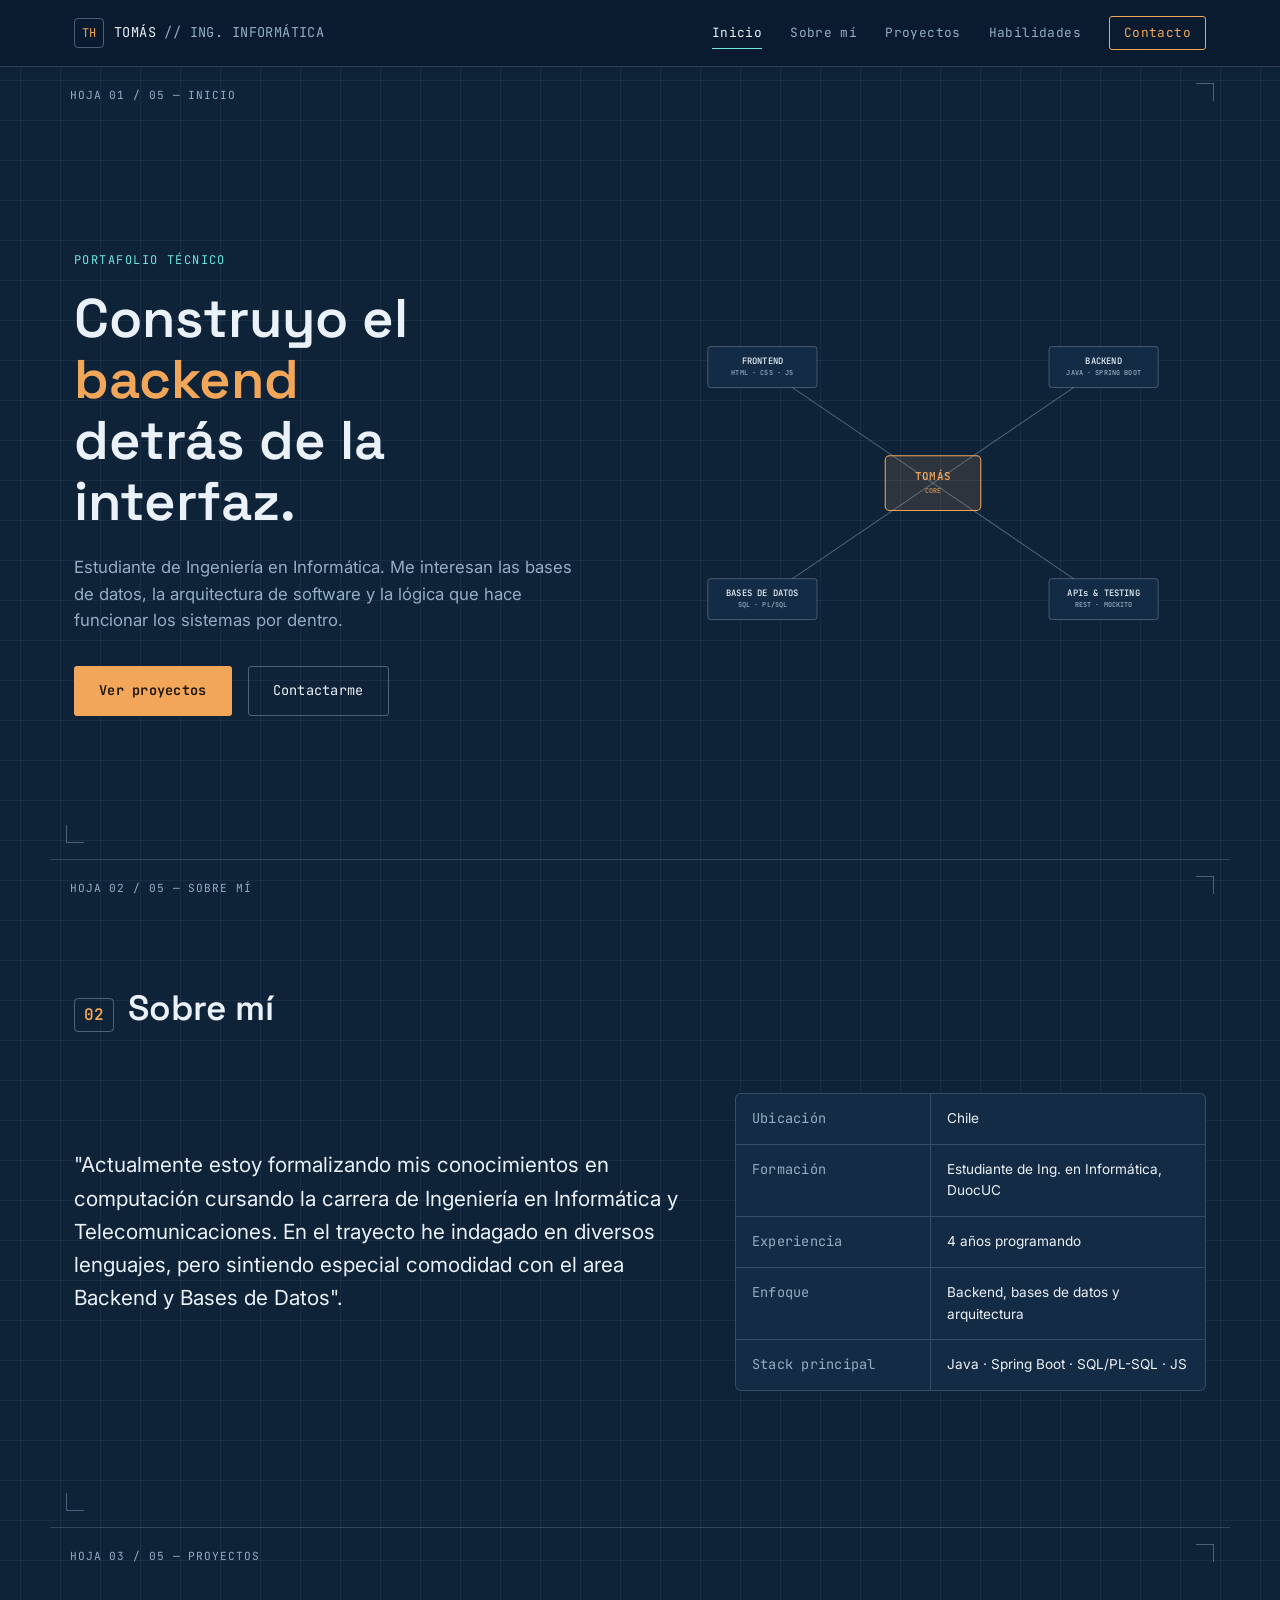
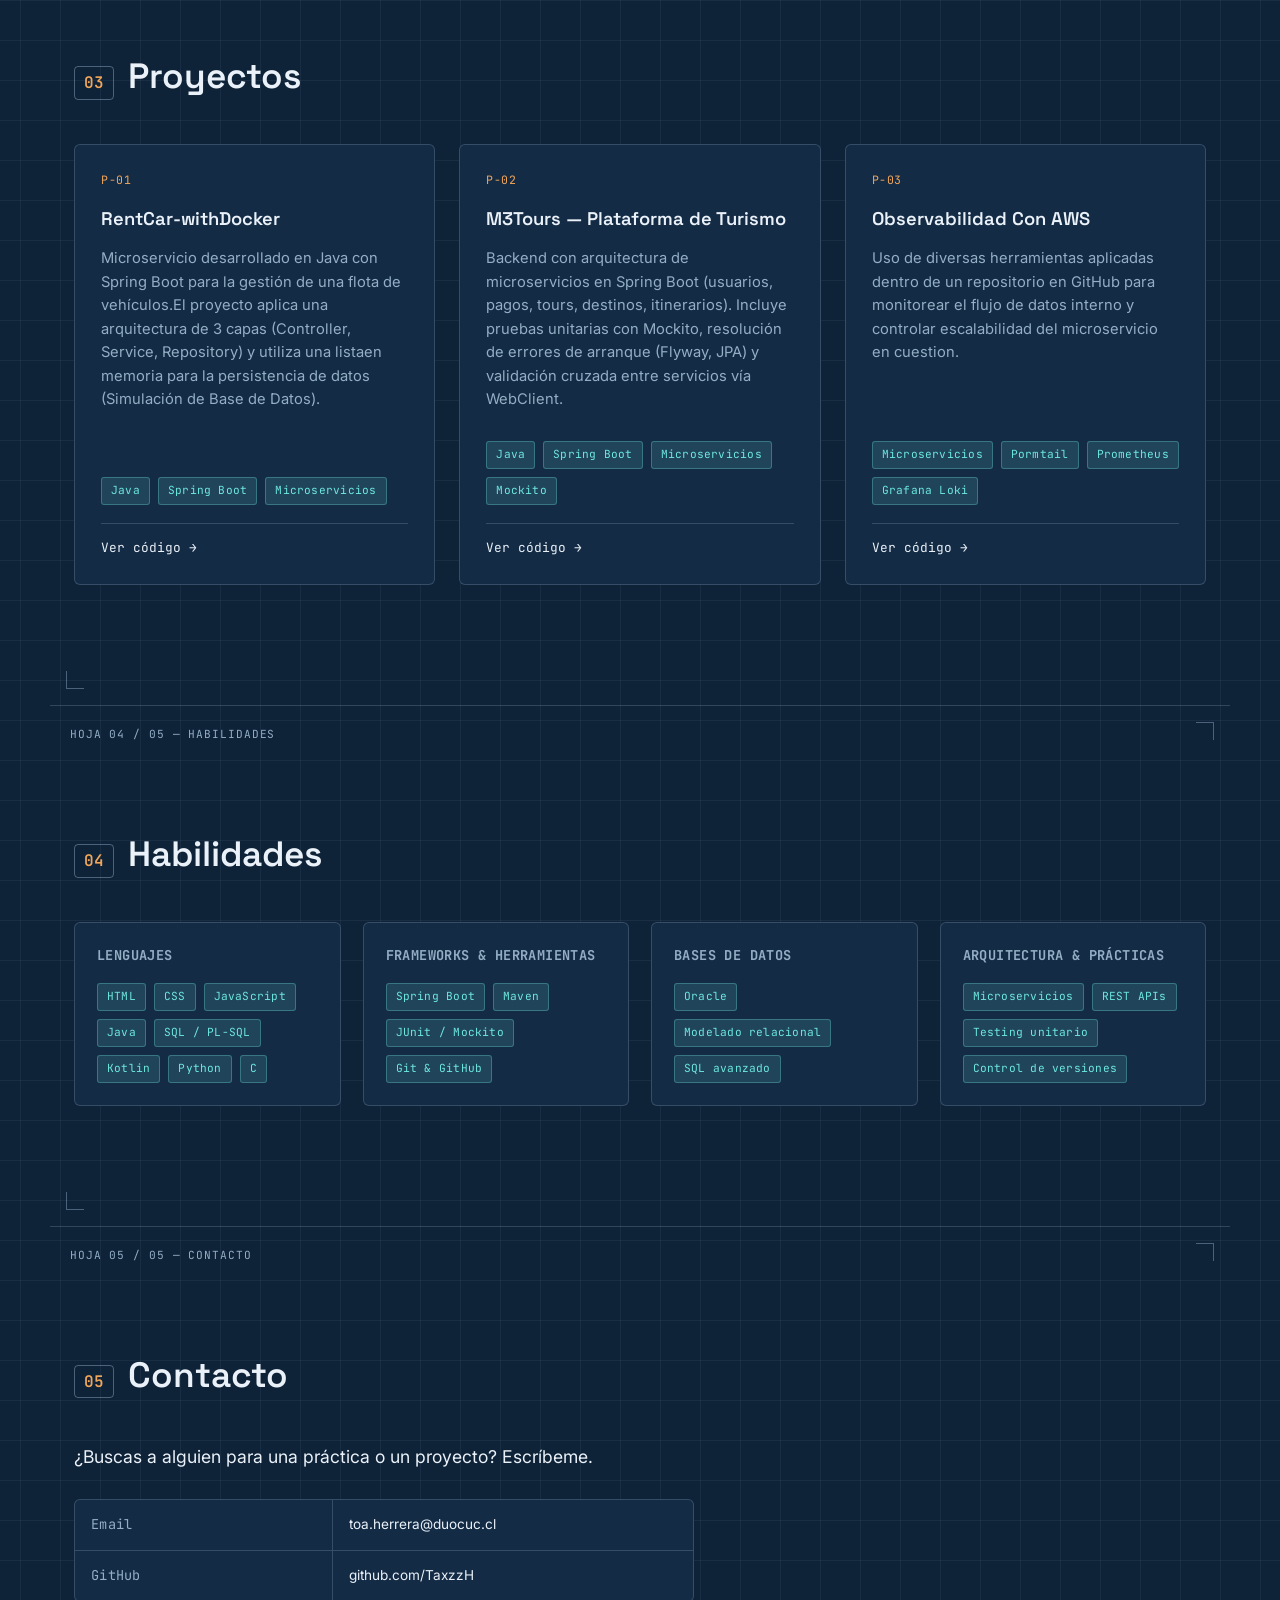
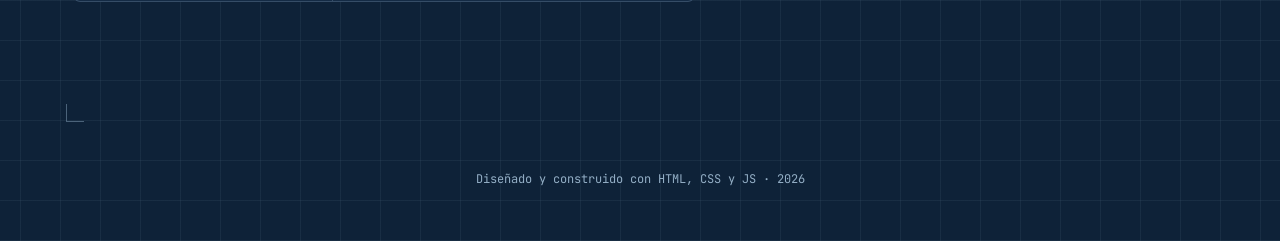
<file: index.html>
<!DOCTYPE html>
<html lang="es">
<head>
<meta charset="UTF-8">
<meta name="viewport" content="width=device-width, initial-scale=1.0">
<title>Tomás · Portafolio — Ingeniería Informática</title>
<meta name="description" content="Portafolio de Tomás, estudiante de Ingeniería en Informática. Proyectos de backend, bases de datos y desarrollo web.">
<link rel="preconnect" href="https://fonts.googleapis.com">
<link rel="preconnect" href="https://fonts.gstatic.com" crossorigin>
<link href="https://fonts.googleapis.com/css2?family=Space+Grotesk:wght@500;600;700&family=JetBrains+Mono:wght@400;500;600&family=Inter:wght@400;500;600&display=swap" rel="stylesheet">
<link rel="stylesheet" href="styles.css">
</head>
<body>

<!-- ======================================================
     NAVEGACION
====================================================== -->
<header class="nav" id="nav">
  <div class="nav__inner">
    <a href="#inicio" class="nav__brand">
      <span class="nav__brand-mark">TH</span>
      <span class="nav__brand-text">TOMÁS <span class="dim">// ING. INFORMÁTICA</span></span>
    </a>

    <nav class="nav__links" id="navLinks">
      <a href="#inicio" class="nav__link active-link" data-nav> Inicio </a>
      <a href="#sobre-mi" class="nav__link" data-nav> Sobre mí </a>
      <a href="#proyectos" class="nav__link" data-nav> Proyectos </a>
      <a href="#habilidades" class="nav__link" data-nav> Habilidades </a>
      <a href="#contacto" class="nav__link nav__link--cta" data-nav> Contacto </a>
    </nav>

    <button class="nav__toggle" id="navToggle" aria-label="Abrir menú" aria-expanded="false" aria-controls="navLinks">
      <span></span><span></span><span></span>
    </button>
  </div>
</header>

<main>

  <!-- ======================================================
       HERO
  ====================================================== -->
  <section id="inicio" class="hero blueprint-corners">
    <p class="sheet-label">HOJA 01 / 05 — INICIO</p>

    <div class="hero__content">
      <p class="eyebrow">Portafolio técnico</p>
      <h1 class="hero__title">
        Construyo el <span class="accent">backend</span><br>
        detrás de la interfaz.
      </h1>
      <p class="hero__subtitle">
        Estudiante de Ingeniería en Informática.
        Me interesan las bases de datos, la arquitectura de software y la lógica que hace
        funcionar los sistemas por dentro.
      </p>
      <div class="hero__actions">
        <a href="#proyectos" class="btn btn--primary">Ver proyectos</a>
        <a href="#contacto" class="btn btn--ghost">Contactarme</a>
      </div>
    </div>

    <div class="hero__diagram" aria-hidden="true">
      <svg id="schemaSvg" viewBox="0 0 800 560" xmlns="http://www.w3.org/2000/svg">
        <!-- líneas de conexión -->
        <line class="schema-line" x1="400" y1="280" x2="150" y2="110"></line>
        <line class="schema-line" x1="400" y1="280" x2="650" y2="110"></line>
        <line class="schema-line" x1="400" y1="280" x2="150" y2="450"></line>
        <line class="schema-line" x1="400" y1="280" x2="650" y2="450"></line>

        <!-- nodo central -->
        <g class="schema-node schema-node--hub">
          <rect x="330" y="240" width="140" height="80" rx="6"></rect>
          <text x="400" y="275" text-anchor="middle">TOMÁS</text>
          <text x="400" y="295" text-anchor="middle" class="node-sub">CORE</text>
        </g>

        <!-- nodos externos -->
        <g class="schema-node">
          <rect x="70" y="80" width="160" height="60" rx="4"></rect>
          <text x="150" y="105" text-anchor="middle">FRONTEND</text>
          <text x="150" y="122" text-anchor="middle" class="node-sub">HTML · CSS · JS</text>
        </g>

        <g class="schema-node">
          <rect x="570" y="80" width="160" height="60" rx="4"></rect>
          <text x="650" y="105" text-anchor="middle">BACKEND</text>
          <text x="650" y="122" text-anchor="middle" class="node-sub">JAVA · SPRING BOOT</text>
        </g>

        <g class="schema-node">
          <rect x="70" y="420" width="160" height="60" rx="4"></rect>
          <text x="150" y="445" text-anchor="middle">BASES DE DATOS</text>
          <text x="150" y="462" text-anchor="middle" class="node-sub">SQL · PL/SQL</text>
        </g>

        <g class="schema-node">
          <rect x="570" y="420" width="160" height="60" rx="4"></rect>
          <text x="650" y="445" text-anchor="middle">APIs &amp; TESTING</text>
          <text x="650" y="462" text-anchor="middle" class="node-sub">REST · MOCKITO</text>
        </g>
      </svg>
    </div>

    <a href="#sobre-mi" class="scroll-cue" aria-label="Bajar a la siguiente sección">
      <span></span>
    </a>
  </section>

  <!-- ======================================================
       SOBRE MÍ
  ====================================================== -->
  <section id="sobre-mi" class="section about blueprint-corners">
    <p class="sheet-label">HOJA 02 / 05 — SOBRE MÍ</p>
    <h2 class="section__title"><span class="section__num">02</span> Sobre mí</h2>

    <div class="about__grid">
      <div class="about__text">
        <p>
          "Actualmente estoy formalizando mis conocimientos en computación cursando la
          carrera de Ingeniería en Informática y Telecomunicaciones. En el trayecto he indagado en diversos
          lenguajes, pero sintiendo especial comodidad con el area Backend y Bases de Datos". 
        </p>
      </div>

      <dl class="spec-sheet">
        <div class="spec-sheet__row">
          <dt>Ubicación</dt>
          <dd>Chile</dd>
        </div>
        <div class="spec-sheet__row">
          <dt>Formación</dt>
          <dd>Estudiante de Ing. en Informática, DuocUC</dd>
        </div>
        <div class="spec-sheet__row">
          <dt>Experiencia</dt>
          <dd>4 años programando</dd>
        </div>
        <div class="spec-sheet__row">
          <dt>Enfoque</dt>
          <dd>Backend, bases de datos y arquitectura</dd>
        </div>
        <div class="spec-sheet__row">
          <dt>Stack principal</dt>
          <dd>Java · Spring Boot · SQL/PL-SQL · JS</dd>
        </div>
      </dl>
    </div>
  </section>

  <!-- ======================================================
       PROYECTOS
  ====================================================== -->
  <section id="proyectos" class="section projects blueprint-corners">
    <p class="sheet-label">HOJA 03 / 05 — PROYECTOS</p>
    <h2 class="section__title"><span class="section__num">03</span> Proyectos</h2>

    <div class="projects__grid" id="projectsGrid">
      <!-- Las tarjetas se generan dinámicamente desde script.js (projectsData) -->
    </div>
  </section>

  <!-- ======================================================
       HABILIDADES
  ====================================================== -->
  <section id="habilidades" class="section skills blueprint-corners">
    <p class="sheet-label">HOJA 04 / 05 — HABILIDADES</p>
    <h2 class="section__title"><span class="section__num">04</span> Habilidades</h2>

    <div class="skills__grid">
      <div class="skills__module">
        <h3 class="skills__module-title">Lenguajes</h3>
        <ul class="chip-list">
          <li class="chip">HTML</li>
          <li class="chip">CSS</li>
          <li class="chip">JavaScript</li>
          <li class="chip">Java</li>
          <li class="chip">SQL / PL-SQL</li>
          <li class="chip">Kotlin</li>
          <li class="chip">Python</li>
          <li class="chip">C</li>
        </ul>
      </div>

      <div class="skills__module">
        <h3 class="skills__module-title">Frameworks &amp; herramientas</h3>
        <ul class="chip-list">
          <li class="chip">Spring Boot</li>
          <li class="chip">Maven</li>
          <li class="chip">JUnit / Mockito</li>
          <li class="chip">Git &amp; GitHub</li>
        </ul>
      </div>

      <div class="skills__module">
        <h3 class="skills__module-title">Bases de datos</h3>
        <ul class="chip-list">
          <li class="chip">Oracle</li>
          <li class="chip">Modelado relacional</li>
          <li class="chip">SQL avanzado</li>
        </ul>
      </div>

      <div class="skills__module">
        <h3 class="skills__module-title">Arquitectura &amp; prácticas</h3>
        <ul class="chip-list">
          <li class="chip">Microservicios</li>
          <li class="chip">REST APIs</li>
          <li class="chip">Testing unitario</li>
          <li class="chip">Control de versiones</li>
        </ul>
      </div>
    </div>
  </section>

  <!-- ======================================================
       CONTACTO
  ====================================================== -->
  <section id="contacto" class="section contact blueprint-corners">
    <p class="sheet-label">HOJA 05 / 05 — CONTACTO</p>
    <h2 class="section__title"><span class="section__num">05</span> Contacto</h2>

    <div class="contact__panel">
      <p class="contact__lead">
        ¿Buscas a alguien para una práctica o un proyecto? Escríbeme.
      </p>

      <dl class="spec-sheet spec-sheet--contact">
        <div class="spec-sheet__row">
          <dt>Email</dt>
          <dd><a href="mailto:tu-correo@ejemplo.com" class="link">toa.herrera@duocuc.cl</a></dd>
        </div>
        <div class="spec-sheet__row">
          <dt>GitHub</dt>
          <dd><a href="https://github.com/TaxzzH" target="_blank" rel="noopener noreferrer" class="link">github.com/TaxzzH</a></dd>
        </div>
      </dl>
    </div>
  </section>

</main>

<footer class="footer">
  <p>Diseñado y construido con HTML, CSS y JS · <span id="year"></span></p>
</footer>

<script src="script.js"></script>
</body>
</html>
</file>
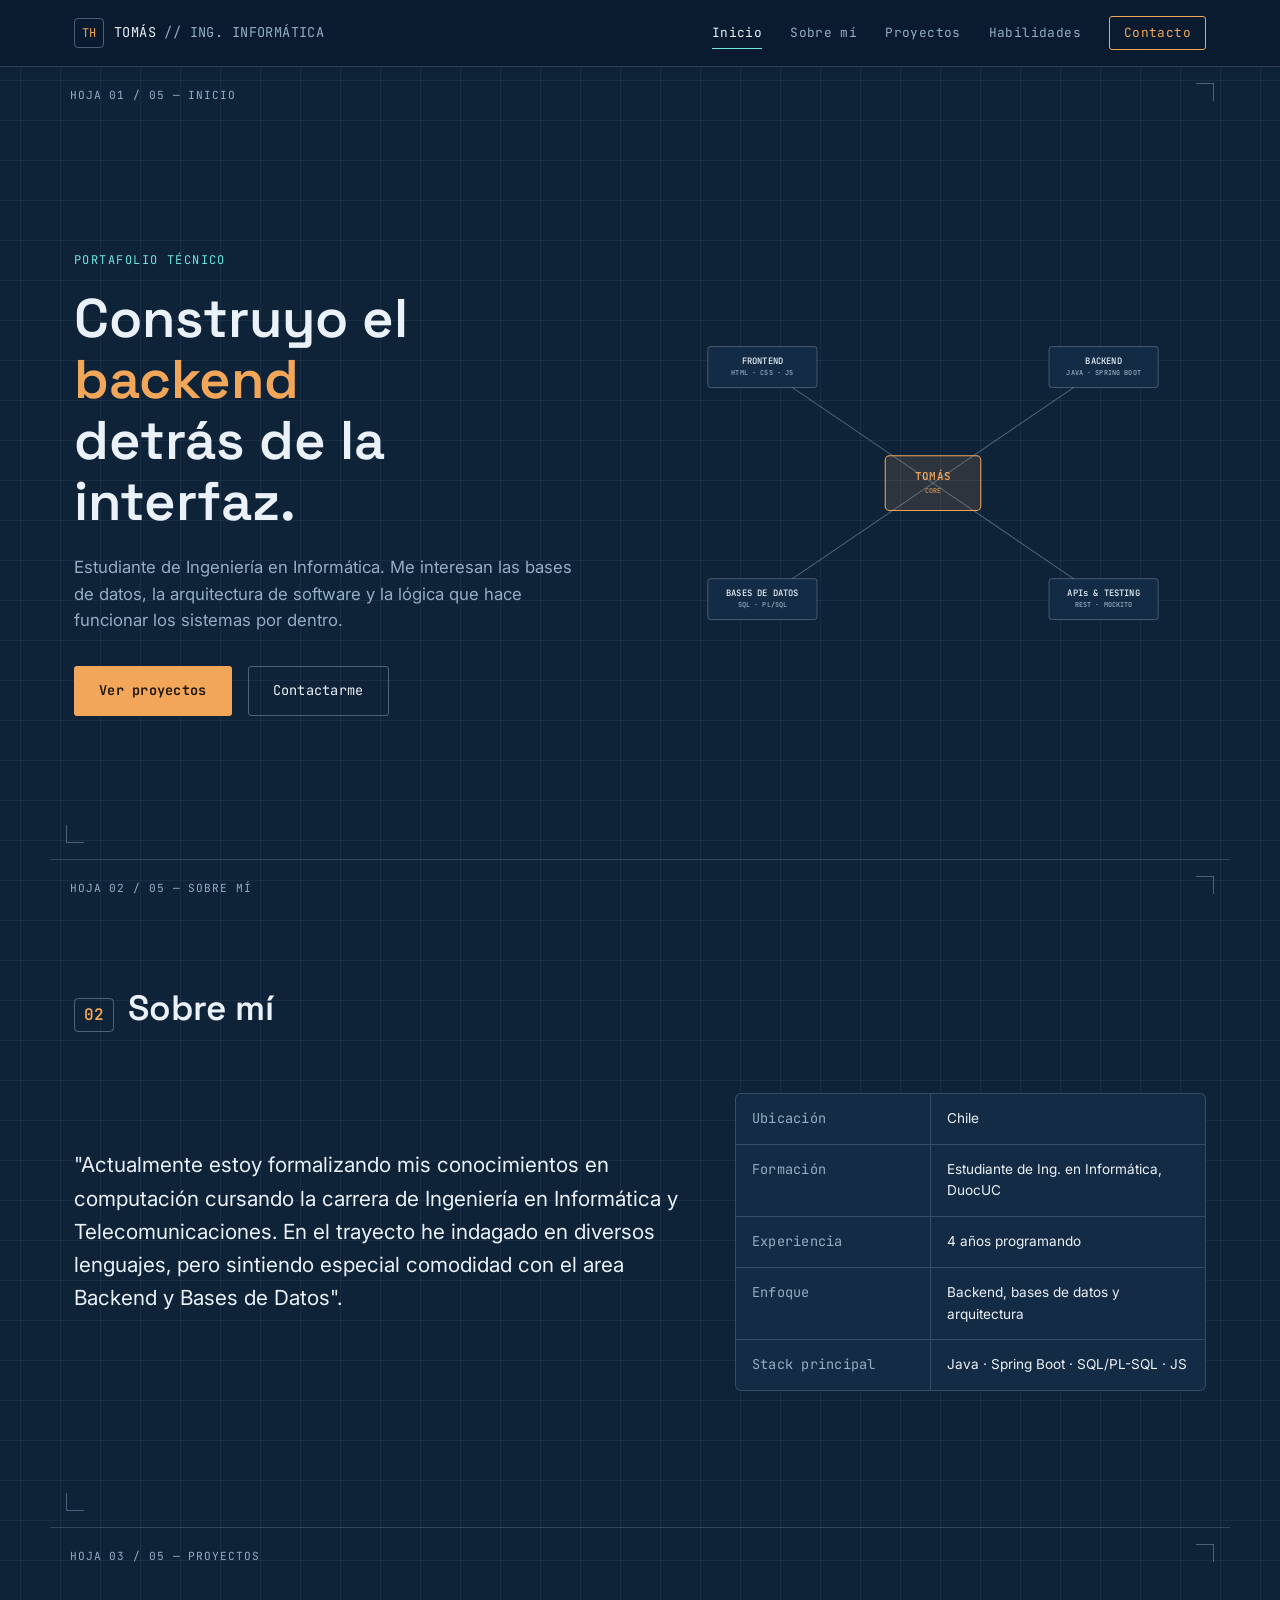
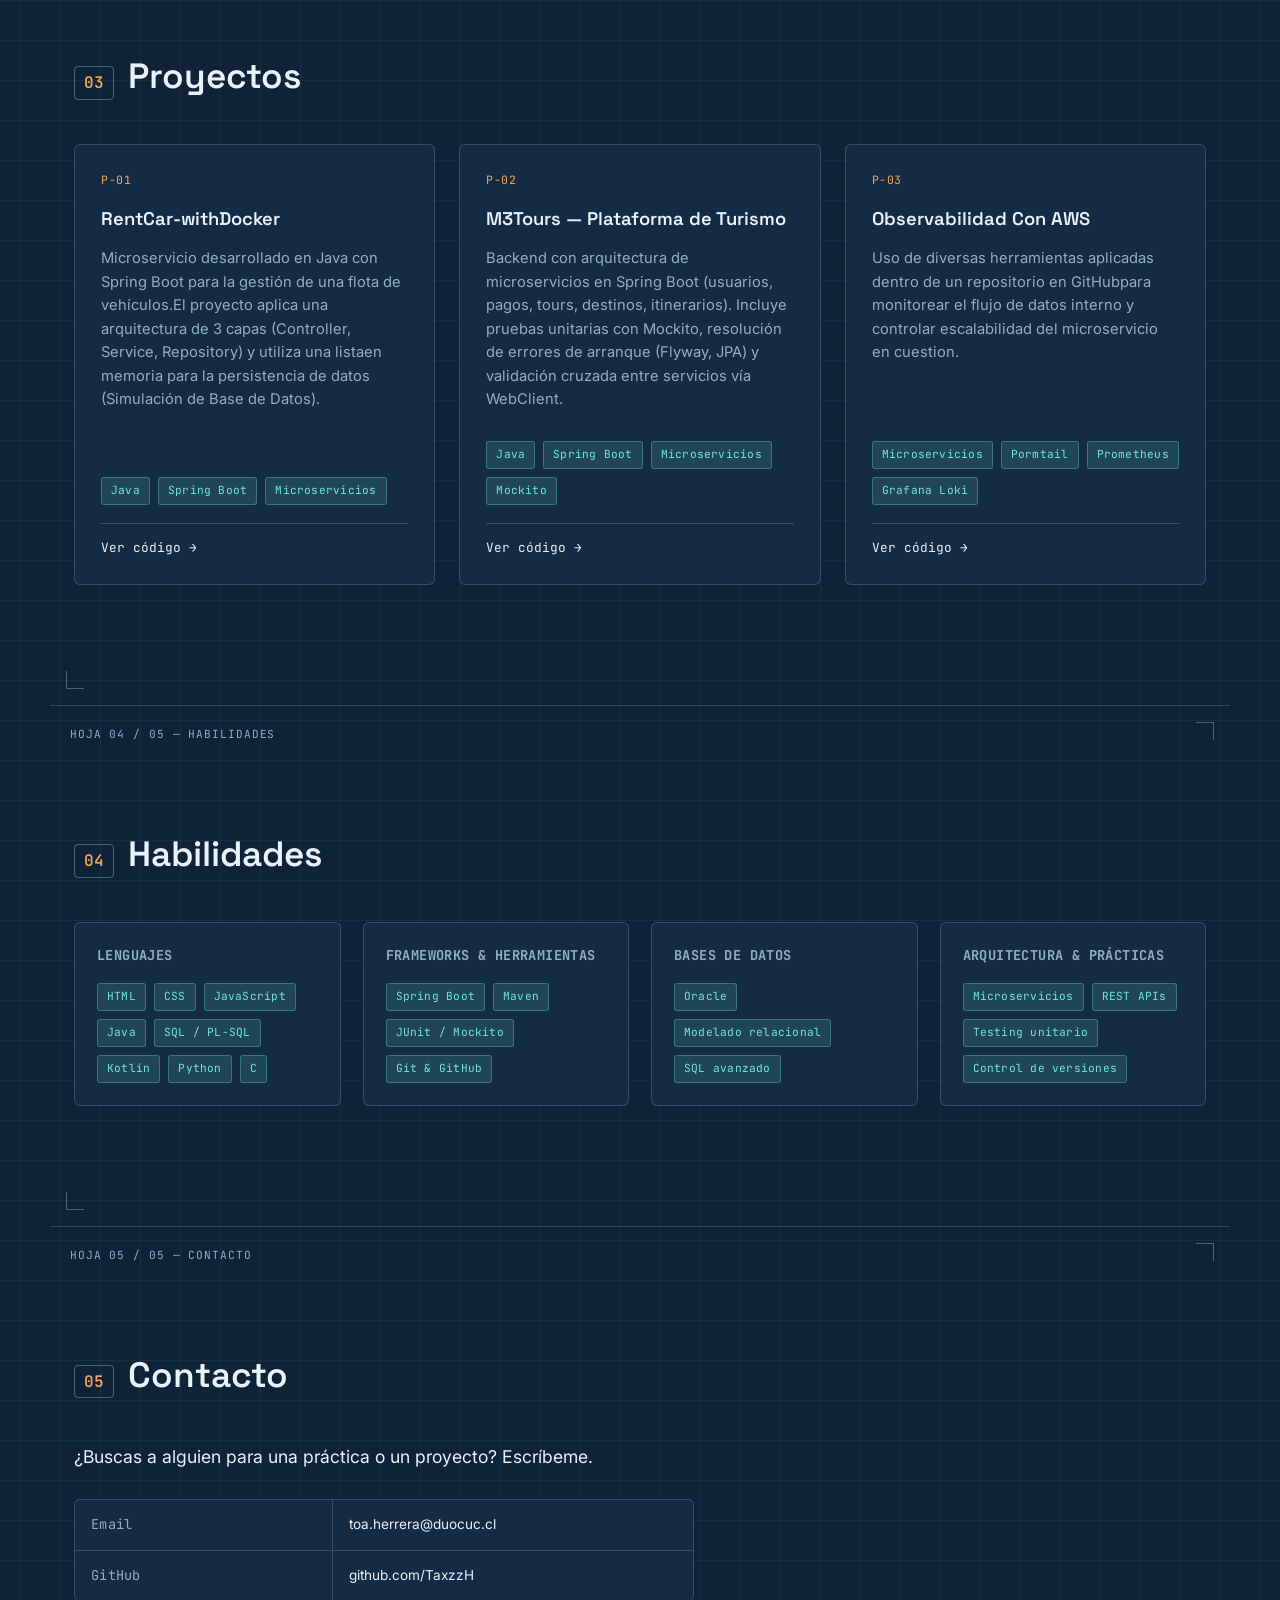
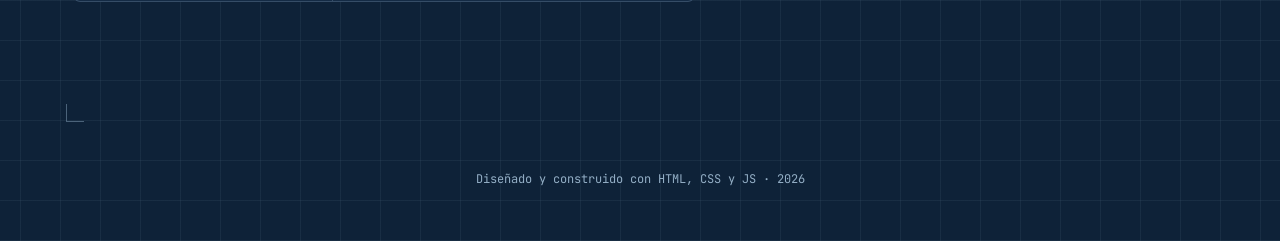
<file: 1.1_PortafolioPersonal/index.html>
<!DOCTYPE html>
<html lang="es">
<head>
<meta charset="UTF-8">
<meta name="viewport" content="width=device-width, initial-scale=1.0">
<title>Tomás · Portafolio — Ingeniería Informática</title>
<meta name="description" content="Portafolio de Tomás, estudiante de Ingeniería en Informática. Proyectos de backend, bases de datos y desarrollo web.">
<link rel="preconnect" href="https://fonts.googleapis.com">
<link rel="preconnect" href="https://fonts.gstatic.com" crossorigin>
<link href="https://fonts.googleapis.com/css2?family=Space+Grotesk:wght@500;600;700&family=JetBrains+Mono:wght@400;500;600&family=Inter:wght@400;500;600&display=swap" rel="stylesheet">
<link rel="stylesheet" href="styles.css">
</head>
<body>

<!-- ======================================================
     NAVEGACIÓN
====================================================== -->
<header class="nav" id="nav">
  <div class="nav__inner">
    <a href="#inicio" class="nav__brand">
      <span class="nav__brand-mark">TH</span>
      <span class="nav__brand-text">TOMÁS <span class="dim">// ING. INFORMÁTICA</span></span>
    </a>

    <nav class="nav__links" id="navLinks">
      <a href="#inicio" class="nav__link active-link" data-nav> Inicio </a>
      <a href="#sobre-mi" class="nav__link" data-nav> Sobre mí </a>
      <a href="#proyectos" class="nav__link" data-nav> Proyectos </a>
      <a href="#habilidades" class="nav__link" data-nav> Habilidades </a>
      <a href="#contacto" class="nav__link nav__link--cta" data-nav> Contacto </a>
    </nav>

    <button class="nav__toggle" id="navToggle" aria-label="Abrir menú" aria-expanded="false" aria-controls="navLinks">
      <span></span><span></span><span></span>
    </button>
  </div>
</header>

<main>

  <!-- ======================================================
       HERO
  ====================================================== -->
  <section id="inicio" class="hero blueprint-corners">
    <p class="sheet-label">HOJA 01 / 05 — INICIO</p>

    <div class="hero__content">
      <p class="eyebrow">Portafolio técnico</p>
      <h1 class="hero__title">
        Construyo el <span class="accent">backend</span><br>
        detrás de la interfaz.
      </h1>
      <p class="hero__subtitle">
        Estudiante de Ingeniería en Informática.
        Me interesan las bases de datos, la arquitectura de software y la lógica que hace
        funcionar los sistemas por dentro.
      </p>
      <div class="hero__actions">
        <a href="#proyectos" class="btn btn--primary">Ver proyectos</a>
        <a href="#contacto" class="btn btn--ghost">Contactarme</a>
      </div>
    </div>

    <div class="hero__diagram" aria-hidden="true">
      <svg id="schemaSvg" viewBox="0 0 800 560" xmlns="http://www.w3.org/2000/svg">
        <!-- líneas de conexión -->
        <line class="schema-line" x1="400" y1="280" x2="150" y2="110"></line>
        <line class="schema-line" x1="400" y1="280" x2="650" y2="110"></line>
        <line class="schema-line" x1="400" y1="280" x2="150" y2="450"></line>
        <line class="schema-line" x1="400" y1="280" x2="650" y2="450"></line>

        <!-- nodo central -->
        <g class="schema-node schema-node--hub">
          <rect x="330" y="240" width="140" height="80" rx="6"></rect>
          <text x="400" y="275" text-anchor="middle">TOMÁS</text>
          <text x="400" y="295" text-anchor="middle" class="node-sub">CORE</text>
        </g>

        <!-- nodos externos -->
        <g class="schema-node">
          <rect x="70" y="80" width="160" height="60" rx="4"></rect>
          <text x="150" y="105" text-anchor="middle">FRONTEND</text>
          <text x="150" y="122" text-anchor="middle" class="node-sub">HTML · CSS · JS</text>
        </g>

        <g class="schema-node">
          <rect x="570" y="80" width="160" height="60" rx="4"></rect>
          <text x="650" y="105" text-anchor="middle">BACKEND</text>
          <text x="650" y="122" text-anchor="middle" class="node-sub">JAVA · SPRING BOOT</text>
        </g>

        <g class="schema-node">
          <rect x="70" y="420" width="160" height="60" rx="4"></rect>
          <text x="150" y="445" text-anchor="middle">BASES DE DATOS</text>
          <text x="150" y="462" text-anchor="middle" class="node-sub">SQL · PL/SQL</text>
        </g>

        <g class="schema-node">
          <rect x="570" y="420" width="160" height="60" rx="4"></rect>
          <text x="650" y="445" text-anchor="middle">APIs &amp; TESTING</text>
          <text x="650" y="462" text-anchor="middle" class="node-sub">REST · MOCKITO</text>
        </g>
      </svg>
    </div>

    <a href="#sobre-mi" class="scroll-cue" aria-label="Bajar a la siguiente sección">
      <span></span>
    </a>
  </section>

  <!-- ======================================================
       SOBRE MÍ
  ====================================================== -->
  <section id="sobre-mi" class="section about blueprint-corners">
    <p class="sheet-label">HOJA 02 / 05 — SOBRE MÍ</p>
    <h2 class="section__title"><span class="section__num">02</span> Sobre mí</h2>

    <div class="about__grid">
      <div class="about__text">
        <p>
          "Actualmente estoy formalizando mis conocimientos en computación cursando la
          carrera de Ingeniería en Informática y Telecomunicaciones. En el trayecto he indagado en diversos
          lenguajes, pero sintiendo especial comodidad con el area Backend y Bases de Datos". 
        </p>
      </div>

      <dl class="spec-sheet">
        <div class="spec-sheet__row">
          <dt>Ubicación</dt>
          <dd>Chile</dd>
        </div>
        <div class="spec-sheet__row">
          <dt>Formación</dt>
          <dd>Estudiante de Ing. en Informática, DuocUC</dd>
        </div>
        <div class="spec-sheet__row">
          <dt>Experiencia</dt>
          <dd>4 años programando</dd>
        </div>
        <div class="spec-sheet__row">
          <dt>Enfoque</dt>
          <dd>Backend, bases de datos y arquitectura</dd>
        </div>
        <div class="spec-sheet__row">
          <dt>Stack principal</dt>
          <dd>Java · Spring Boot · SQL/PL-SQL · JS</dd>
        </div>
      </dl>
    </div>
  </section>

  <!-- ======================================================
       PROYECTOS
  ====================================================== -->
  <section id="proyectos" class="section projects blueprint-corners">
    <p class="sheet-label">HOJA 03 / 05 — PROYECTOS</p>
    <h2 class="section__title"><span class="section__num">03</span> Proyectos</h2>

    <div class="projects__grid" id="projectsGrid">
      <!-- Las tarjetas se generan dinámicamente desde script.js (projectsData) -->
    </div>
  </section>

  <!-- ======================================================
       HABILIDADES
  ====================================================== -->
  <section id="habilidades" class="section skills blueprint-corners">
    <p class="sheet-label">HOJA 04 / 05 — HABILIDADES</p>
    <h2 class="section__title"><span class="section__num">04</span> Habilidades</h2>

    <div class="skills__grid">
      <div class="skills__module">
        <h3 class="skills__module-title">Lenguajes</h3>
        <ul class="chip-list">
          <li class="chip">HTML</li>
          <li class="chip">CSS</li>
          <li class="chip">JavaScript</li>
          <li class="chip">Java</li>
          <li class="chip">SQL / PL-SQL</li>
          <li class="chip">Kotlin</li>
          <li class="chip">Python</li>
          <li class="chip">C</li>
        </ul>
      </div>

      <div class="skills__module">
        <h3 class="skills__module-title">Frameworks &amp; herramientas</h3>
        <ul class="chip-list">
          <li class="chip">Spring Boot</li>
          <li class="chip">Maven</li>
          <li class="chip">JUnit / Mockito</li>
          <li class="chip">Git &amp; GitHub</li>
        </ul>
      </div>

      <div class="skills__module">
        <h3 class="skills__module-title">Bases de datos</h3>
        <ul class="chip-list">
          <li class="chip">Oracle</li>
          <li class="chip">Modelado relacional</li>
          <li class="chip">SQL avanzado</li>
        </ul>
      </div>

      <div class="skills__module">
        <h3 class="skills__module-title">Arquitectura &amp; prácticas</h3>
        <ul class="chip-list">
          <li class="chip">Microservicios</li>
          <li class="chip">REST APIs</li>
          <li class="chip">Testing unitario</li>
          <li class="chip">Control de versiones</li>
        </ul>
      </div>
    </div>
  </section>

  <!-- ======================================================
       CONTACTO
  ====================================================== -->
  <section id="contacto" class="section contact blueprint-corners">
    <p class="sheet-label">HOJA 05 / 05 — CONTACTO</p>
    <h2 class="section__title"><span class="section__num">05</span> Contacto</h2>

    <div class="contact__panel">
      <p class="contact__lead">
        ¿Buscas a alguien para una práctica o un proyecto? Escríbeme.
      </p>

      <dl class="spec-sheet spec-sheet--contact">
        <div class="spec-sheet__row">
          <dt>Email</dt>
          <dd><a href="mailto:tu-correo@ejemplo.com" class="link">toa.herrera@duocuc.cl</a></dd>
        </div>
        <div class="spec-sheet__row">
          <dt>GitHub</dt>
          <dd><a href="https://github.com/TaxzzH" target="_blank" rel="noopener noreferrer" class="link">github.com/TaxzzH</a></dd>
        </div>
      </dl>
    </div>
  </section>

</main>

<footer class="footer">
  <p>Diseñado y construido con HTML, CSS y JS · <span id="year"></span></p>
</footer>

<script src="script.js"></script>
</body>
</html>
</file>
<file: styles.css>
/* ==========================================================
   TOKENS
========================================================== */
:root {
  --color-bg: #0E2238;
  --color-bg-alt: #0A1B2E;
  --color-panel: #142B45;
  --color-panel-2: #17324F;
  --color-grid: rgba(168, 197, 222, 0.07);
  --color-line: rgba(168, 197, 222, 0.22);
  --color-line-strong: rgba(168, 197, 222, 0.4);
  --color-text: #EAF1F8;
  --color-text-dim: #93AEC5;
  --color-accent: #F2A65A;
  --color-accent-soft: rgba(242, 166, 90, 0.14);
  --color-cyan: #6EE7DE;
  --color-cyan-soft: rgba(110, 231, 222, 0.14);

  --font-display: 'Space Grotesk', sans-serif;
  --font-mono: 'JetBrains Mono', monospace;
  --font-body: 'Inter', sans-serif;

  --max-width: 1180px;
  --section-pad: clamp(64px, 10vw, 120px);
}

/* ==========================================================
   RESET
========================================================== */
*, *::before, *::after { box-sizing: border-box; }
html { scroll-behavior: smooth; }
@media (prefers-reduced-motion: reduce) {
  html { scroll-behavior: auto; }
  *, *::before, *::after {
    animation-duration: 0.001ms !important;
    animation-iteration-count: 1 !important;
    transition-duration: 0.001ms !important;
  }
}

body {
  margin: 0;
  background: var(--color-bg);
  color: var(--color-text);
  font-family: var(--font-body);
  line-height: 1.6;
  -webkit-font-smoothing: antialiased;
}

/* subtle blueprint graph-paper grid across the whole page */
body {
  background-image:
    linear-gradient(var(--color-grid) 1px, transparent 1px),
    linear-gradient(90deg, var(--color-grid) 1px, transparent 1px);
  background-size: 40px 40px;
  background-position: center top;
}

h1, h2, h3 { font-family: var(--font-display); margin: 0; }
p { margin: 0 0 1em; }
a { color: inherit; text-decoration: none; }
ul { list-style: none; margin: 0; padding: 0; }
code { font-family: var(--font-mono); color: var(--color-accent); }

:focus-visible {
  outline: 2px solid var(--color-cyan);
  outline-offset: 3px;
}

.dim { color: var(--color-text-dim); }
.accent { color: var(--color-accent); }

/* ==========================================================
   SHARED — SHEET LABELS & BLUEPRINT CORNERS
========================================================== */
.sheet-label {
  position: absolute;
  top: 20px;
  left: 20px;
  font-family: var(--font-mono);
  font-size: 0.7rem;
  letter-spacing: 0.08em;
  color: var(--color-text-dim);
  margin: 0;
  z-index: 2;
}

.blueprint-corners {
  position: relative;
}
.blueprint-corners::before,
.blueprint-corners::after,
.blueprint-corners .corner-br,
.blueprint-corners .corner-bl {
  content: "";
  position: absolute;
  width: 18px;
  height: 18px;
  border-color: var(--color-line-strong);
  z-index: 2;
}
.blueprint-corners::before {
  top: 16px; right: 16px;
  border-top: 1.5px solid var(--color-line-strong);
  border-right: 1.5px solid var(--color-line-strong);
}
.blueprint-corners::after {
  bottom: 16px; left: 16px;
  border-bottom: 1.5px solid var(--color-line-strong);
  border-left: 1.5px solid var(--color-line-strong);
}

/* ==========================================================
   NAV
========================================================== */
.nav {
  position: sticky;
  top: 0;
  z-index: 100;
  background: rgba(10, 27, 46, 0.85);
  backdrop-filter: blur(10px);
  border-bottom: 1px solid var(--color-line);
}

.nav__inner {
  max-width: var(--max-width);
  margin: 0 auto;
  padding: 16px 24px;
  display: flex;
  align-items: center;
  justify-content: space-between;
  gap: 24px;
}

.nav__brand {
  display: flex;
  align-items: center;
  gap: 10px;
  font-family: var(--font-mono);
  font-size: 0.85rem;
  letter-spacing: 0.03em;
}

.nav__brand-mark {
  display: grid;
  place-items: center;
  width: 30px;
  height: 30px;
  border: 1px solid var(--color-line-strong);
  border-radius: 4px;
  font-size: 0.75rem;
  color: var(--color-accent);
}

.nav__links {
  display: flex;
  align-items: center;
  gap: 28px;
}

.nav__link {
  font-family: var(--font-mono);
  font-size: 0.8rem;
  letter-spacing: 0.03em;
  color: var(--color-text-dim);
  padding: 6px 0;
  position: relative;
  transition: color 0.2s ease;
}
.nav__link::after {
  content: "";
  position: absolute;
  left: 0; bottom: 0;
  width: 0;
  height: 1px;
  background: var(--color-cyan);
  transition: width 0.25s ease;
}
.nav__link:hover,
.nav__link.active-link {
  color: var(--color-text);
}
.nav__link:hover::after,
.nav__link.active-link::after {
  width: 100%;
}

.nav__link--cta {
  color: var(--color-accent);
  border: 1px solid var(--color-accent);
  padding: 6px 14px;
  border-radius: 3px;
}
.nav__link--cta::after { display: none; }
.nav__link--cta:hover { background: var(--color-accent-soft); }

.nav__toggle {
  display: none;
  flex-direction: column;
  justify-content: center;
  gap: 5px;
  width: 32px;
  height: 32px;
  background: none;
  border: none;
  cursor: pointer;
  padding: 0;
}
.nav__toggle span {
  display: block;
  height: 1.5px;
  background: var(--color-text);
  border-radius: 2px;
  transition: transform 0.25s ease, opacity 0.25s ease;
}
.nav__toggle[aria-expanded="true"] span:nth-child(1) { transform: translateY(6.5px) rotate(45deg); }
.nav__toggle[aria-expanded="true"] span:nth-child(2) { opacity: 0; }
.nav__toggle[aria-expanded="true"] span:nth-child(3) { transform: translateY(-6.5px) rotate(-45deg); }

/* ==========================================================
   HERO
========================================================== */
.hero {
  max-width: var(--max-width);
  margin: 0 auto;
  padding: var(--section-pad) 24px 80px;
  display: grid;
  grid-template-columns: 1fr 1fr;
  align-items: center;
  gap: 40px;
  min-height: 88vh;
}

.eyebrow {
  font-family: var(--font-mono);
  font-size: 0.75rem;
  letter-spacing: 0.12em;
  text-transform: uppercase;
  color: var(--color-cyan);
  margin-bottom: 18px;
}

.hero__title {
  font-size: clamp(2.2rem, 5vw, 3.4rem);
  font-weight: 600;
  line-height: 1.12;
  margin-bottom: 22px;
}

.hero__subtitle {
  color: var(--color-text-dim);
  font-size: 1.05rem;
  max-width: 46ch;
  margin-bottom: 32px;
}

.hero__actions {
  display: flex;
  gap: 16px;
  flex-wrap: wrap;
}

.btn {
  font-family: var(--font-mono);
  font-size: 0.85rem;
  letter-spacing: 0.02em;
  padding: 13px 24px;
  border-radius: 3px;
  border: 1px solid transparent;
  display: inline-block;
  transition: transform 0.2s ease, background 0.2s ease, border-color 0.2s ease;
}
.btn--primary {
  background: var(--color-accent);
  color: #1A1206;
  font-weight: 600;
}
.btn--primary:hover { transform: translateY(-2px); }
.btn--ghost {
  border-color: var(--color-line-strong);
  color: var(--color-text);
}
.btn--ghost:hover {
  border-color: var(--color-cyan);
  color: var(--color-cyan);
}

.hero__diagram { width: 100%; }
.hero__diagram svg { width: 100%; height: auto; display: block; }

.schema-line {
  stroke: var(--color-line-strong);
  stroke-width: 1.5;
  fill: none;
}

.schema-node rect {
  fill: var(--color-panel);
  stroke: var(--color-line-strong);
  stroke-width: 1.2;
}
.schema-node text {
  font-family: var(--font-mono);
  fill: var(--color-text);
  font-size: 13px;
  font-weight: 500;
  letter-spacing: 0.02em;
}
.schema-node .node-sub {
  fill: var(--color-text-dim);
  font-size: 10px;
}
.schema-node--hub rect {
  fill: var(--color-accent-soft);
  stroke: var(--color-accent);
  stroke-width: 1.5;
}
.schema-node--hub text { fill: var(--color-accent); font-size: 16px; font-weight: 600; }
.schema-node--hub .node-sub { fill: var(--color-accent); opacity: 0.75; }

.scroll-cue {
  position: absolute;
  bottom: 28px;
  left: 50%;
  transform: translateX(-50%);
  width: 22px;
  height: 34px;
  border: 1.5px solid var(--color-line-strong);
  border-radius: 12px;
  display: none;
}
.scroll-cue span {
  position: absolute;
  top: 6px; left: 50%;
  width: 3px; height: 8px;
  background: var(--color-cyan);
  border-radius: 2px;
  transform: translateX(-50%);
  animation: scrollDown 1.6s ease-in-out infinite;
}
@keyframes scrollDown {
  0% { opacity: 1; top: 6px; }
  70% { opacity: 0; top: 16px; }
  100% { opacity: 0; top: 6px; }
}

/* ==========================================================
   SECTIONS (shared)
========================================================== */
.section {
  max-width: var(--max-width);
  margin: 0 auto;
  padding: var(--section-pad) 24px;
  border-top: 1px solid var(--color-line);
}

.section__title {
  font-size: clamp(1.6rem, 3vw, 2.2rem);
  font-weight: 600;
  display: flex;
  align-items: baseline;
  gap: 14px;
  margin-bottom: 40px;
}
.section__num {
  font-family: var(--font-mono);
  font-size: 1rem;
  color: var(--color-accent);
  border: 1px solid var(--color-line-strong);
  border-radius: 4px;
  padding: 3px 9px;
}

.section__intro {
  font-family: var(--font-mono);
  font-size: 0.8rem;
  color: var(--color-text-dim);
  margin-top: -20px;
  margin-bottom: 36px;
  max-width: 60ch;
}

.reveal {
  opacity: 0;
  transform: translateY(18px);
  transition: opacity 0.6s ease, transform 0.6s ease;
}
.reveal.is-visible {
  opacity: 1;
  transform: translateY(0);
}

/* ==========================================================
   SOBRE MÍ
========================================================== */
.about__grid {
  display: grid;
  grid-template-columns: 1.3fr 1fr;
  gap: 48px;
  align-items: center;
}

.about__text p { color: var(--color-text-dim); font-size: 1rem; }
.about__text p:first-child { color: var(--color-text); font-size: 1.3rem; }

.spec-sheet {
  border: 1px solid var(--color-line);
  border-radius: 6px;
  overflow: hidden;
  background: var(--color-panel);
}
.spec-sheet__row {
  display: grid;
  grid-template-columns: 1fr 1.4fr;
  border-bottom: 1px solid var(--color-line);
}
.spec-sheet__row:last-child { border-bottom: none; }
.spec-sheet__row dt,
.spec-sheet__row dd {
  margin: 0;
  padding: 14px 16px;
  font-size: 0.85rem;
}
.spec-sheet__row dt {
  font-family: var(--font-mono);
  color: var(--color-text-dim);
  border-right: 1px solid var(--color-line);
  letter-spacing: 0.02em;
}
.spec-sheet__row dd { color: var(--color-text); }

/* ==========================================================
   PROYECTOS
========================================================== */
.projects__grid {
  display: grid;
  grid-template-columns: repeat(auto-fit, minmax(300px, 1fr));
  gap: 24px;
}

.project-card {
  background: var(--color-panel);
  border: 1px solid var(--color-line);
  border-radius: 6px;
  padding: 26px;
  display: flex;
  flex-direction: column;
  gap: 14px;
  transition: border-color 0.25s ease, transform 0.25s ease;
}
.project-card:hover {
  border-color: var(--color-cyan);
  transform: translateY(-4px);
}

.project-card__tag {
  font-family: var(--font-mono);
  font-size: 0.72rem;
  color: var(--color-accent);
  letter-spacing: 0.05em;
}

.project-card__title {
  font-family: var(--font-display);
  font-size: 1.15rem;
  font-weight: 600;
}

.project-card__desc {
  color: var(--color-text-dim);
  font-size: 0.92rem;
  flex-grow: 1;
}

.project-card__stack {
  display: flex;
  flex-wrap: wrap;
  gap: 8px;
}

.chip {
  font-family: var(--font-mono);
  font-size: 0.7rem;
  color: var(--color-cyan);
  background: var(--color-cyan-soft);
  border: 1px solid rgba(110, 231, 222, 0.3);
  padding: 4px 9px;
  border-radius: 3px;
  letter-spacing: 0.02em;
}

.project-card__link {
  font-family: var(--font-mono);
  font-size: 0.8rem;
  color: var(--color-text);
  border-top: 1px solid var(--color-line);
  padding-top: 14px;
  margin-top: 4px;
  display: inline-flex;
  align-items: center;
  gap: 6px;
  transition: color 0.2s ease;
}
.project-card__link:hover { color: var(--color-cyan); }

.project-card--placeholder {
  border-style: dashed;
  align-items: center;
  justify-content: center;
  text-align: center;
  color: var(--color-text-dim);
}
.project-card--placeholder .plus {
  font-family: var(--font-mono);
  font-size: 1.6rem;
  color: var(--color-accent);
}

/* ==========================================================
   HABILIDADES
========================================================== */
.skills__grid {
  display: grid;
  grid-template-columns: repeat(auto-fit, minmax(220px, 1fr));
  gap: 22px;
}

.skills__module {
  background: var(--color-panel);
  border: 1px solid var(--color-line);
  border-radius: 6px;
  padding: 22px;
}

.skills__module-title {
  font-family: var(--font-mono);
  font-size: 0.85rem;
  color: var(--color-text-dim);
  letter-spacing: 0.03em;
  margin-bottom: 16px;
  text-transform: uppercase;
}

.chip-list {
  display: flex;
  flex-wrap: wrap;
  gap: 8px;
}

/* ==========================================================
   CONTACTO
========================================================== */
.contact__panel { max-width: 620px; }
.contact__lead {
  font-size: 1.1rem;
  color: var(--color-text);
  margin-bottom: 28px;
}
.spec-sheet--contact .link:hover { color: var(--color-cyan); }

/* ==========================================================
   FOOTER
========================================================== */
.footer {
  text-align: center;
  padding: 32px 24px 40px;
  font-family: var(--font-mono);
  font-size: 0.75rem;
  color: var(--color-text-dim);
}

/* ==========================================================
   RESPONSIVE
========================================================== */
@media (max-width: 900px) {
  .hero { grid-template-columns: 1fr; min-height: auto; padding-top: 100px; }
  .hero__diagram { order: -1; opacity: 0.85; }
  .about__grid { grid-template-columns: 1fr; }
  .scroll-cue { display: block; }
}

@media (max-width: 720px) {
  .nav__links {
    position: fixed;
    top: 63px; left: 0; right: 0;
    background: var(--color-bg-alt);
    border-bottom: 1px solid var(--color-line);
    flex-direction: column;
    align-items: flex-start;
    padding: 20px 24px 28px;
    gap: 18px;
    transform: translateY(-130%);
    transition: transform 0.3s ease;
  }
  .nav__links.is-open { transform: translateY(0); }
  .nav__toggle { display: flex; }
  .spec-sheet__row { grid-template-columns: 1fr; }
  .spec-sheet__row dt { border-right: none; border-bottom: 1px solid var(--color-line); }
}
</file>
<file: 1.1_PortafolioPersonal/styles.css>
/* ==========================================================
   TOKENS
========================================================== */
:root {
  --color-bg: #0E2238;
  --color-bg-alt: #0A1B2E;
  --color-panel: #142B45;
  --color-panel-2: #17324F;
  --color-grid: rgba(168, 197, 222, 0.07);
  --color-line: rgba(168, 197, 222, 0.22);
  --color-line-strong: rgba(168, 197, 222, 0.4);
  --color-text: #EAF1F8;
  --color-text-dim: #93AEC5;
  --color-accent: #F2A65A;
  --color-accent-soft: rgba(242, 166, 90, 0.14);
  --color-cyan: #6EE7DE;
  --color-cyan-soft: rgba(110, 231, 222, 0.14);

  --font-display: 'Space Grotesk', sans-serif;
  --font-mono: 'JetBrains Mono', monospace;
  --font-body: 'Inter', sans-serif;

  --max-width: 1180px;
  --section-pad: clamp(64px, 10vw, 120px);
}

/* ==========================================================
   RESET
========================================================== */
*, *::before, *::after { box-sizing: border-box; }
html { scroll-behavior: smooth; }
@media (prefers-reduced-motion: reduce) {
  html { scroll-behavior: auto; }
  *, *::before, *::after {
    animation-duration: 0.001ms !important;
    animation-iteration-count: 1 !important;
    transition-duration: 0.001ms !important;
  }
}

body {
  margin: 0;
  background: var(--color-bg);
  color: var(--color-text);
  font-family: var(--font-body);
  line-height: 1.6;
  -webkit-font-smoothing: antialiased;
}

/* subtle blueprint graph-paper grid across the whole page */
body {
  background-image:
    linear-gradient(var(--color-grid) 1px, transparent 1px),
    linear-gradient(90deg, var(--color-grid) 1px, transparent 1px);
  background-size: 40px 40px;
  background-position: center top;
}

h1, h2, h3 { font-family: var(--font-display); margin: 0; }
p { margin: 0 0 1em; }
a { color: inherit; text-decoration: none; }
ul { list-style: none; margin: 0; padding: 0; }
code { font-family: var(--font-mono); color: var(--color-accent); }

:focus-visible {
  outline: 2px solid var(--color-cyan);
  outline-offset: 3px;
}

.dim { color: var(--color-text-dim); }
.accent { color: var(--color-accent); }

/* ==========================================================
   SHARED — SHEET LABELS & BLUEPRINT CORNERS
========================================================== */
.sheet-label {
  position: absolute;
  top: 20px;
  left: 20px;
  font-family: var(--font-mono);
  font-size: 0.7rem;
  letter-spacing: 0.08em;
  color: var(--color-text-dim);
  margin: 0;
  z-index: 2;
}

.blueprint-corners {
  position: relative;
}
.blueprint-corners::before,
.blueprint-corners::after,
.blueprint-corners .corner-br,
.blueprint-corners .corner-bl {
  content: "";
  position: absolute;
  width: 18px;
  height: 18px;
  border-color: var(--color-line-strong);
  z-index: 2;
}
.blueprint-corners::before {
  top: 16px; right: 16px;
  border-top: 1.5px solid var(--color-line-strong);
  border-right: 1.5px solid var(--color-line-strong);
}
.blueprint-corners::after {
  bottom: 16px; left: 16px;
  border-bottom: 1.5px solid var(--color-line-strong);
  border-left: 1.5px solid var(--color-line-strong);
}

/* ==========================================================
   NAV
========================================================== */
.nav {
  position: sticky;
  top: 0;
  z-index: 100;
  background: rgba(10, 27, 46, 0.85);
  backdrop-filter: blur(10px);
  border-bottom: 1px solid var(--color-line);
}

.nav__inner {
  max-width: var(--max-width);
  margin: 0 auto;
  padding: 16px 24px;
  display: flex;
  align-items: center;
  justify-content: space-between;
  gap: 24px;
}

.nav__brand {
  display: flex;
  align-items: center;
  gap: 10px;
  font-family: var(--font-mono);
  font-size: 0.85rem;
  letter-spacing: 0.03em;
}

.nav__brand-mark {
  display: grid;
  place-items: center;
  width: 30px;
  height: 30px;
  border: 1px solid var(--color-line-strong);
  border-radius: 4px;
  font-size: 0.75rem;
  color: var(--color-accent);
}

.nav__links {
  display: flex;
  align-items: center;
  gap: 28px;
}

.nav__link {
  font-family: var(--font-mono);
  font-size: 0.8rem;
  letter-spacing: 0.03em;
  color: var(--color-text-dim);
  padding: 6px 0;
  position: relative;
  transition: color 0.2s ease;
}
.nav__link::after {
  content: "";
  position: absolute;
  left: 0; bottom: 0;
  width: 0;
  height: 1px;
  background: var(--color-cyan);
  transition: width 0.25s ease;
}
.nav__link:hover,
.nav__link.active-link {
  color: var(--color-text);
}
.nav__link:hover::after,
.nav__link.active-link::after {
  width: 100%;
}

.nav__link--cta {
  color: var(--color-accent);
  border: 1px solid var(--color-accent);
  padding: 6px 14px;
  border-radius: 3px;
}
.nav__link--cta::after { display: none; }
.nav__link--cta:hover { background: var(--color-accent-soft); }

.nav__toggle {
  display: none;
  flex-direction: column;
  justify-content: center;
  gap: 5px;
  width: 32px;
  height: 32px;
  background: none;
  border: none;
  cursor: pointer;
  padding: 0;
}
.nav__toggle span {
  display: block;
  height: 1.5px;
  background: var(--color-text);
  border-radius: 2px;
  transition: transform 0.25s ease, opacity 0.25s ease;
}
.nav__toggle[aria-expanded="true"] span:nth-child(1) { transform: translateY(6.5px) rotate(45deg); }
.nav__toggle[aria-expanded="true"] span:nth-child(2) { opacity: 0; }
.nav__toggle[aria-expanded="true"] span:nth-child(3) { transform: translateY(-6.5px) rotate(-45deg); }

/* ==========================================================
   HERO
========================================================== */
.hero {
  max-width: var(--max-width);
  margin: 0 auto;
  padding: var(--section-pad) 24px 80px;
  display: grid;
  grid-template-columns: 1fr 1fr;
  align-items: center;
  gap: 40px;
  min-height: 88vh;
}

.eyebrow {
  font-family: var(--font-mono);
  font-size: 0.75rem;
  letter-spacing: 0.12em;
  text-transform: uppercase;
  color: var(--color-cyan);
  margin-bottom: 18px;
}

.hero__title {
  font-size: clamp(2.2rem, 5vw, 3.4rem);
  font-weight: 600;
  line-height: 1.12;
  margin-bottom: 22px;
}

.hero__subtitle {
  color: var(--color-text-dim);
  font-size: 1.05rem;
  max-width: 46ch;
  margin-bottom: 32px;
}

.hero__actions {
  display: flex;
  gap: 16px;
  flex-wrap: wrap;
}

.btn {
  font-family: var(--font-mono);
  font-size: 0.85rem;
  letter-spacing: 0.02em;
  padding: 13px 24px;
  border-radius: 3px;
  border: 1px solid transparent;
  display: inline-block;
  transition: transform 0.2s ease, background 0.2s ease, border-color 0.2s ease;
}
.btn--primary {
  background: var(--color-accent);
  color: #1A1206;
  font-weight: 600;
}
.btn--primary:hover { transform: translateY(-2px); }
.btn--ghost {
  border-color: var(--color-line-strong);
  color: var(--color-text);
}
.btn--ghost:hover {
  border-color: var(--color-cyan);
  color: var(--color-cyan);
}

.hero__diagram { width: 100%; }
.hero__diagram svg { width: 100%; height: auto; display: block; }

.schema-line {
  stroke: var(--color-line-strong);
  stroke-width: 1.5;
  fill: none;
}

.schema-node rect {
  fill: var(--color-panel);
  stroke: var(--color-line-strong);
  stroke-width: 1.2;
}
.schema-node text {
  font-family: var(--font-mono);
  fill: var(--color-text);
  font-size: 13px;
  font-weight: 500;
  letter-spacing: 0.02em;
}
.schema-node .node-sub {
  fill: var(--color-text-dim);
  font-size: 10px;
}
.schema-node--hub rect {
  fill: var(--color-accent-soft);
  stroke: var(--color-accent);
  stroke-width: 1.5;
}
.schema-node--hub text { fill: var(--color-accent); font-size: 16px; font-weight: 600; }
.schema-node--hub .node-sub { fill: var(--color-accent); opacity: 0.75; }

.scroll-cue {
  position: absolute;
  bottom: 28px;
  left: 50%;
  transform: translateX(-50%);
  width: 22px;
  height: 34px;
  border: 1.5px solid var(--color-line-strong);
  border-radius: 12px;
  display: none;
}
.scroll-cue span {
  position: absolute;
  top: 6px; left: 50%;
  width: 3px; height: 8px;
  background: var(--color-cyan);
  border-radius: 2px;
  transform: translateX(-50%);
  animation: scrollDown 1.6s ease-in-out infinite;
}
@keyframes scrollDown {
  0% { opacity: 1; top: 6px; }
  70% { opacity: 0; top: 16px; }
  100% { opacity: 0; top: 6px; }
}

/* ==========================================================
   SECTIONS (shared)
========================================================== */
.section {
  max-width: var(--max-width);
  margin: 0 auto;
  padding: var(--section-pad) 24px;
  border-top: 1px solid var(--color-line);
}

.section__title {
  font-size: clamp(1.6rem, 3vw, 2.2rem);
  font-weight: 600;
  display: flex;
  align-items: baseline;
  gap: 14px;
  margin-bottom: 40px;
}
.section__num {
  font-family: var(--font-mono);
  font-size: 1rem;
  color: var(--color-accent);
  border: 1px solid var(--color-line-strong);
  border-radius: 4px;
  padding: 3px 9px;
}

.section__intro {
  font-family: var(--font-mono);
  font-size: 0.8rem;
  color: var(--color-text-dim);
  margin-top: -20px;
  margin-bottom: 36px;
  max-width: 60ch;
}

.reveal {
  opacity: 0;
  transform: translateY(18px);
  transition: opacity 0.6s ease, transform 0.6s ease;
}
.reveal.is-visible {
  opacity: 1;
  transform: translateY(0);
}

/* ==========================================================
   SOBRE MÍ
========================================================== */
.about__grid {
  display: grid;
  grid-template-columns: 1.3fr 1fr;
  gap: 48px;
  align-items: center;
}

.about__text p { color: var(--color-text-dim); font-size: 1rem; }
.about__text p:first-child { color: var(--color-text); font-size: 1.3rem; }

.spec-sheet {
  border: 1px solid var(--color-line);
  border-radius: 6px;
  overflow: hidden;
  background: var(--color-panel);
}
.spec-sheet__row {
  display: grid;
  grid-template-columns: 1fr 1.4fr;
  border-bottom: 1px solid var(--color-line);
}
.spec-sheet__row:last-child { border-bottom: none; }
.spec-sheet__row dt,
.spec-sheet__row dd {
  margin: 0;
  padding: 14px 16px;
  font-size: 0.85rem;
}
.spec-sheet__row dt {
  font-family: var(--font-mono);
  color: var(--color-text-dim);
  border-right: 1px solid var(--color-line);
  letter-spacing: 0.02em;
}
.spec-sheet__row dd { color: var(--color-text); }

/* ==========================================================
   PROYECTOS
========================================================== */
.projects__grid {
  display: grid;
  grid-template-columns: repeat(auto-fit, minmax(300px, 1fr));
  gap: 24px;
}

.project-card {
  background: var(--color-panel);
  border: 1px solid var(--color-line);
  border-radius: 6px;
  padding: 26px;
  display: flex;
  flex-direction: column;
  gap: 14px;
  transition: border-color 0.25s ease, transform 0.25s ease;
}
.project-card:hover {
  border-color: var(--color-cyan);
  transform: translateY(-4px);
}

.project-card__tag {
  font-family: var(--font-mono);
  font-size: 0.72rem;
  color: var(--color-accent);
  letter-spacing: 0.05em;
}

.project-card__title {
  font-family: var(--font-display);
  font-size: 1.15rem;
  font-weight: 600;
}

.project-card__desc {
  color: var(--color-text-dim);
  font-size: 0.92rem;
  flex-grow: 1;
}

.project-card__stack {
  display: flex;
  flex-wrap: wrap;
  gap: 8px;
}

.chip {
  font-family: var(--font-mono);
  font-size: 0.7rem;
  color: var(--color-cyan);
  background: var(--color-cyan-soft);
  border: 1px solid rgba(110, 231, 222, 0.3);
  padding: 4px 9px;
  border-radius: 3px;
  letter-spacing: 0.02em;
}

.project-card__link {
  font-family: var(--font-mono);
  font-size: 0.8rem;
  color: var(--color-text);
  border-top: 1px solid var(--color-line);
  padding-top: 14px;
  margin-top: 4px;
  display: inline-flex;
  align-items: center;
  gap: 6px;
  transition: color 0.2s ease;
}
.project-card__link:hover { color: var(--color-cyan); }

.project-card--placeholder {
  border-style: dashed;
  align-items: center;
  justify-content: center;
  text-align: center;
  color: var(--color-text-dim);
}
.project-card--placeholder .plus {
  font-family: var(--font-mono);
  font-size: 1.6rem;
  color: var(--color-accent);
}

/* ==========================================================
   HABILIDADES
========================================================== */
.skills__grid {
  display: grid;
  grid-template-columns: repeat(auto-fit, minmax(220px, 1fr));
  gap: 22px;
}

.skills__module {
  background: var(--color-panel);
  border: 1px solid var(--color-line);
  border-radius: 6px;
  padding: 22px;
}

.skills__module-title {
  font-family: var(--font-mono);
  font-size: 0.85rem;
  color: var(--color-text-dim);
  letter-spacing: 0.03em;
  margin-bottom: 16px;
  text-transform: uppercase;
}

.chip-list {
  display: flex;
  flex-wrap: wrap;
  gap: 8px;
}

/* ==========================================================
   CONTACTO
========================================================== */
.contact__panel { max-width: 620px; }
.contact__lead {
  font-size: 1.1rem;
  color: var(--color-text);
  margin-bottom: 28px;
}
.spec-sheet--contact .link:hover { color: var(--color-cyan); }

/* ==========================================================
   FOOTER
========================================================== */
.footer {
  text-align: center;
  padding: 32px 24px 40px;
  font-family: var(--font-mono);
  font-size: 0.75rem;
  color: var(--color-text-dim);
}

/* ==========================================================
   RESPONSIVE
========================================================== */
@media (max-width: 900px) {
  .hero { grid-template-columns: 1fr; min-height: auto; padding-top: 100px; }
  .hero__diagram { order: -1; opacity: 0.85; }
  .about__grid { grid-template-columns: 1fr; }
  .scroll-cue { display: block; }
}

@media (max-width: 720px) {
  .nav__links {
    position: fixed;
    top: 63px; left: 0; right: 0;
    background: var(--color-bg-alt);
    border-bottom: 1px solid var(--color-line);
    flex-direction: column;
    align-items: flex-start;
    padding: 20px 24px 28px;
    gap: 18px;
    transform: translateY(-130%);
    transition: transform 0.3s ease;
  }
  .nav__links.is-open { transform: translateY(0); }
  .nav__toggle { display: flex; }
  .spec-sheet__row { grid-template-columns: 1fr; }
  .spec-sheet__row dt { border-right: none; border-bottom: 1px solid var(--color-line); }
}
</file>
